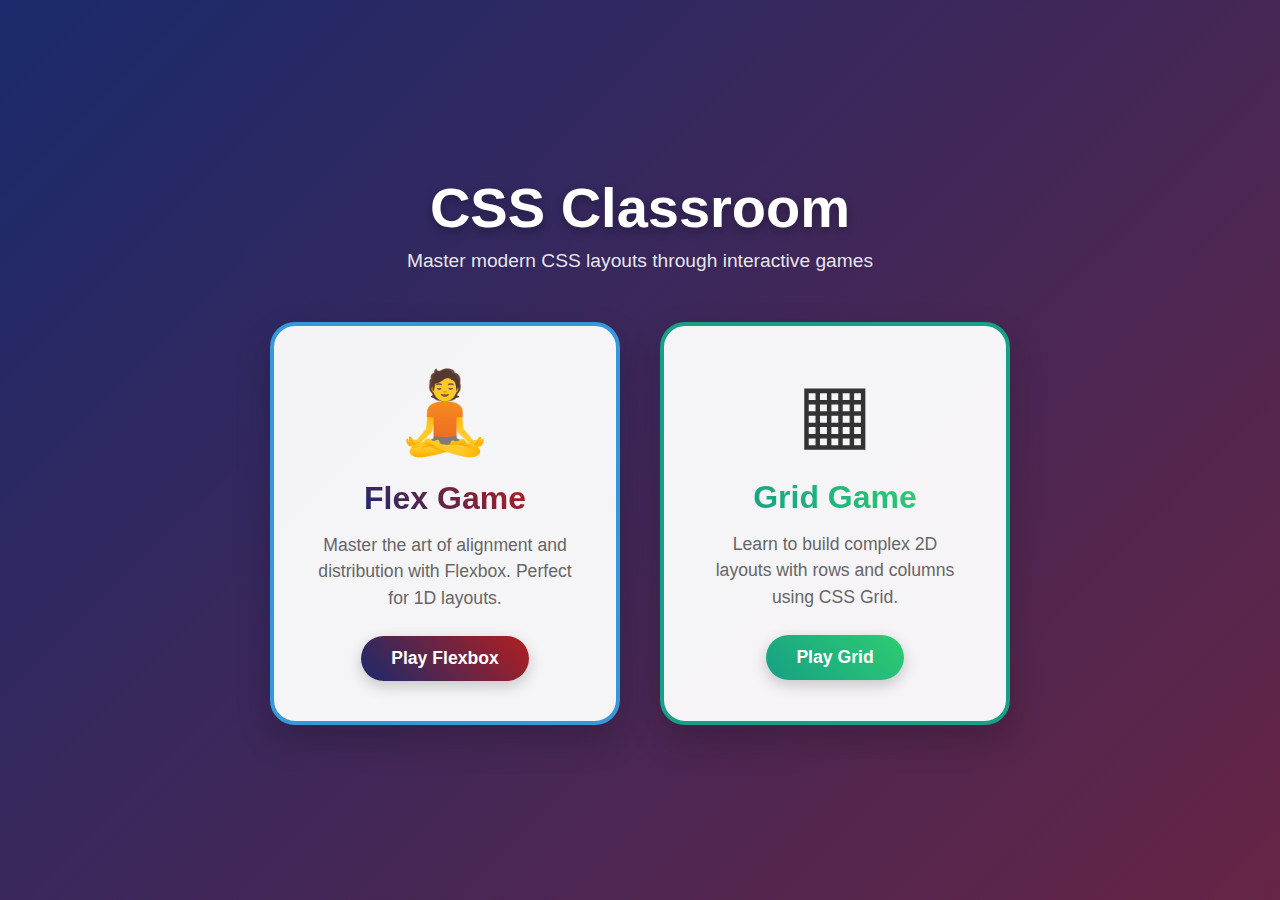
<file: index.html>
<!DOCTYPE html>
<html lang="en">
  <head>
    <meta charset="UTF-8" />
    <meta
      name="viewport"
      content="width=device-width, initial-scale=1.0, maximum-scale=5.0, user-scalable=yes"
    />
    <meta
      name="description"
      content="Learn CSS Flexbox and Grid with interactive games"
    />
    <meta name="theme-color" content="#1a2a6c" />
    <title>CSS Classroom - Learn Flexbox & Grid</title>
    <style>
      * {
        margin: 0;
        padding: 0;
        box-sizing: border-box;
      }

      body {
        font-family: "Segoe UI", Tahoma, Geneva, Verdana, sans-serif;
        background: linear-gradient(135deg, #1a2a6c, #b21f1f, #1a2a6c);
        min-height: 100vh;
        color: #333;
        background-size: 400% 400%;
        animation: gradientBG 15s ease infinite;
        display: flex;
        align-items: center;
        justify-content: center;
      }

      @keyframes gradientBG {
        0% {
          background-position: 0% 50%;
        }
        50% {
          background-position: 100% 50%;
        }
        100% {
          background-position: 0% 50%;
        }
      }

      .container {
        max-width: 1000px;
        width: 90%;
        text-align: center;
      }

      .main-title {
        font-size: 3.5em;
        color: white;
        margin-bottom: 10px;
        text-shadow: 0 4px 10px rgba(0, 0, 0, 0.3);
        font-weight: 800;
      }

      .subtitle {
        font-size: 1.2em;
        color: rgba(255, 255, 255, 0.9);
        margin-bottom: 50px;
      }

      .cards-container {
        display: flex;
        justify-content: center;
        gap: 40px;
        flex-wrap: wrap;
      }

      .game-card {
        background: rgba(255, 255, 255, 0.95);
        border-radius: 25px;
        padding: 40px;
        width: 350px;
        text-decoration: none;
        color: #333;
        transition: all 0.4s cubic-bezier(0.175, 0.885, 0.32, 1.275);
        box-shadow: 0 15px 35px rgba(0, 0, 0, 0.2);
        display: flex;
        flex-direction: column;
        align-items: center;
        border: 4px solid transparent;
        position: relative;
        overflow: hidden;
      }

      .game-card:hover {
        transform: translateY(-10px) scale(1.02);
        box-shadow: 0 25px 50px rgba(0, 0, 0, 0.3);
      }

      .card-icon {
        font-size: 5em;
        margin-bottom: 20px;
        transition: transform 0.4s ease;
      }

      .game-card:hover .card-icon {
        transform: scale(1.2) rotate(10deg);
      }

      .card-title {
        font-size: 2em;
        font-weight: 800;
        margin-bottom: 15px;
        background-clip: text;
        -webkit-background-clip: text;
        -webkit-text-fill-color: transparent;
      }

      .card-desc {
        font-size: 1.1em;
        color: #666;
        line-height: 1.5;
        margin-bottom: 25px;
      }

      .play-btn {
        padding: 12px 30px;
        border-radius: 50px;
        font-weight: bold;
        font-size: 1.1em;
        color: white;
        transition: all 0.3s ease;
        box-shadow: 0 5px 15px rgba(0, 0, 0, 0.2);
      }

      /* Flex Card Styles */
      .card-flex {
        border-color: #3498db;
      }

      .card-flex .card-title {
        background-image: linear-gradient(45deg, #1a2a6c, #b21f1f);
      }

      .card-flex .play-btn {
        background: linear-gradient(45deg, #1a2a6c, #b21f1f);
      }

      .card-flex:hover .play-btn {
        box-shadow: 0 8px 25px rgba(26, 42, 108, 0.4);
      }

      /* Grid Card Styles */
      .card-grid {
        border-color: #16a085;
      }

      .card-grid .card-title {
        background-image: linear-gradient(45deg, #16a085, #2ecc71);
      }

      .card-grid .play-btn {
        background: linear-gradient(45deg, #16a085, #2ecc71);
      }

      .card-grid:hover .play-btn {
        box-shadow: 0 8px 25px rgba(22, 160, 133, 0.4);
      }

      @media (max-width: 768px) {
        .main-title {
          font-size: 2.5em;
        }
        .game-card {
          width: 100%;
          max-width: 350px;
        }
      }
    </style>
  </head>
  <body>
    <div class="container">
      <h1 class="main-title">CSS Classroom</h1>
      <p class="subtitle">Master modern CSS layouts through interactive games</p>

      <div class="cards-container">
        <a href="flex.html" class="game-card card-flex">
          <div class="card-icon">🧘</div>
          <h2 class="card-title">Flex Game</h2>
          <p class="card-desc">
            Master the art of alignment and distribution with Flexbox.
            Perfect for 1D layouts.
          </p>
          <span class="play-btn">Play Flexbox</span>
        </a>

        <a href="grid.html" class="game-card card-grid">
          <div class="card-icon">▦</div>
          <h2 class="card-title">Grid Game</h2>
          <p class="card-desc">
            Learn to build complex 2D layouts with rows and columns using CSS Grid.
          </p>
          <span class="play-btn">Play Grid</span>
        </a>
      </div>
    </div>
  </body>
</html>
</file>
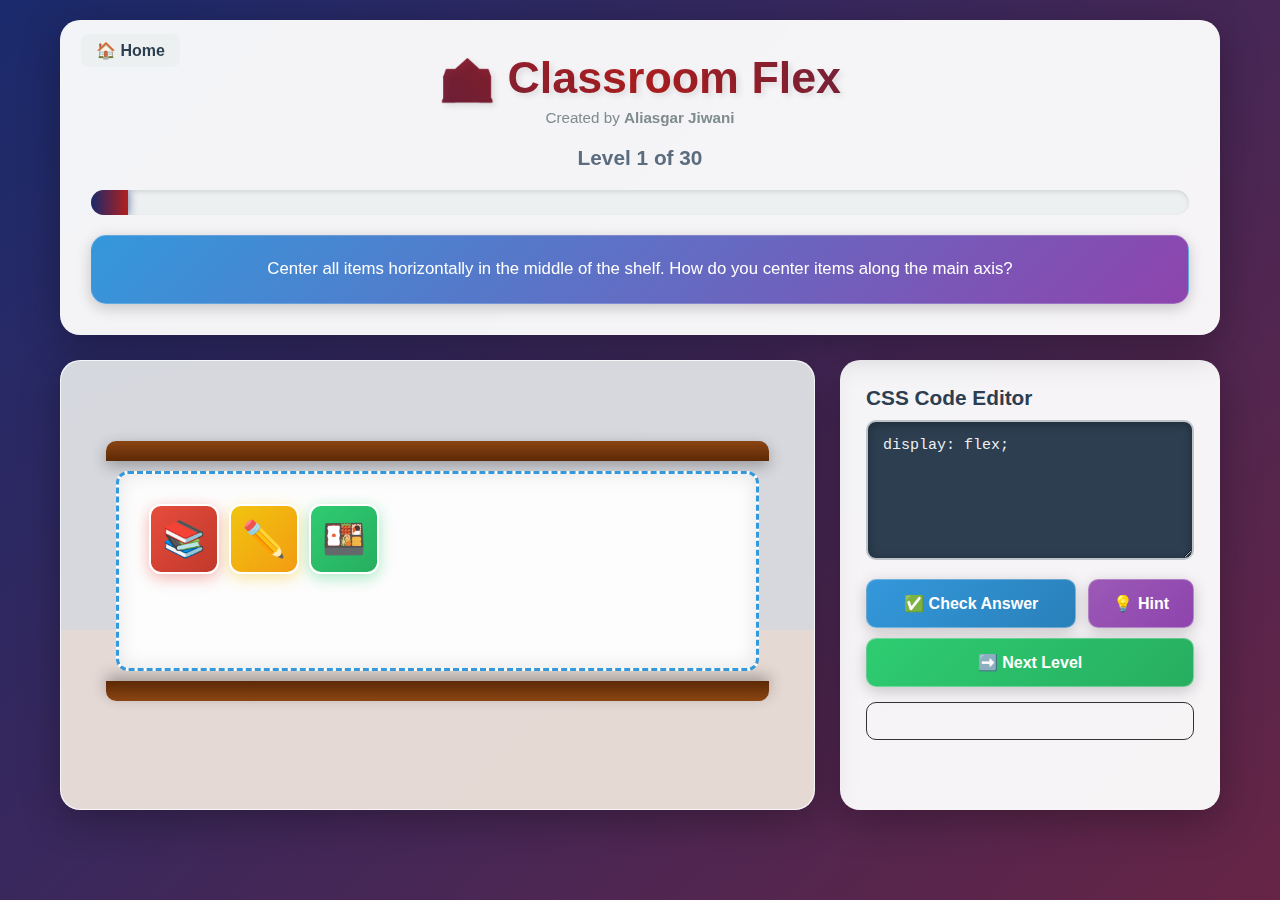
<file: flex.html>
<!DOCTYPE html>
<html lang="en">
  <head>
    <meta charset="UTF-8" />
    <meta
      name="viewport"
      content="width=device-width, initial-scale=1.0, maximum-scale=5.0, user-scalable=yes"
    />
    <meta
      name="description"
      content="Learn CSS Flexbox with this interactive game"
    />
    <meta name="theme-color" content="#1a2a6c" />
    <meta name="mobile-web-app-capable" content="yes" />
    <meta name="apple-mobile-web-app-title" content="Classroom Flex" />
    <title>Classroom Flex - Learn CSS Flexbox</title>
    <link rel="stylesheet" href="flex-style.css" />
    <link
      rel="icon"
      type="image/png"
      sizes="32x32"
      href="[data-uri]"
    />
  </head>
  <body>
    <div class="game-container">
      <div class="header">
        <div class="nav-back">
            <a href="index.html" class="btn-back">🏠 Home</a>
        </div>
        <h1 class="game-title">🏫 Classroom Flex</h1>
        <p class="creator">Created by <strong>Aliasgar Jiwani</strong></p>
        <div class="level-info">
          Level <span id="current-level">1</span> of
          <span id="total-levels">30</span>
        </div>
        <div class="progress-bar">
          <div class="progress-fill" id="progress-fill"></div>
        </div>
        <div class="instruction" id="instruction">
          Center the items in the shelf
        </div>
      </div>

      <div class="main-content">
        <div class="classroom-area">
          <div class="classroom-bg"></div>
          <div class="shelf-container">
            <div class="shelf-top"></div>
            <div class="flex-container" id="flex-container">
              <div class="school-item book" title="Book">📚</div>
              <div class="school-item pencil" title="Pencil">✏️</div>
              <div class="school-item lunchbox" title="Lunchbox">🍱</div>
            </div>
            <div class="shelf-bottom"></div>
          </div>
        </div>

        <div class="control-panel">
          <h3>CSS Code Editor</h3>
          <textarea
            class="code-editor"
            id="code-editor"
            placeholder="display: flex;&#10;/* Add your CSS properties here */"
          >
display: flex;</textarea
          >

          <div class="buttons">
            <button class="btn btn-check" id="check-btn">
              ✅ Check Answer
            </button>
            <button class="btn btn-hint" id="hint-btn">💡 Hint</button>
          </div>

          <div class="buttons" style="margin-top: 10px">
            <button class="btn btn-prev" id="prev-btn" style="display: none">
              ⬅️ Previous Level
            </button>
            <button class="btn btn-next" id="next-btn" style="display: none">
              ➡️ Next Level
            </button>
          </div>

          <div class="feedback" id="feedback"></div>
        </div>
      </div>
    </div>

    <script src="flex-script.js"></script>
  </body>
</html>
</file>
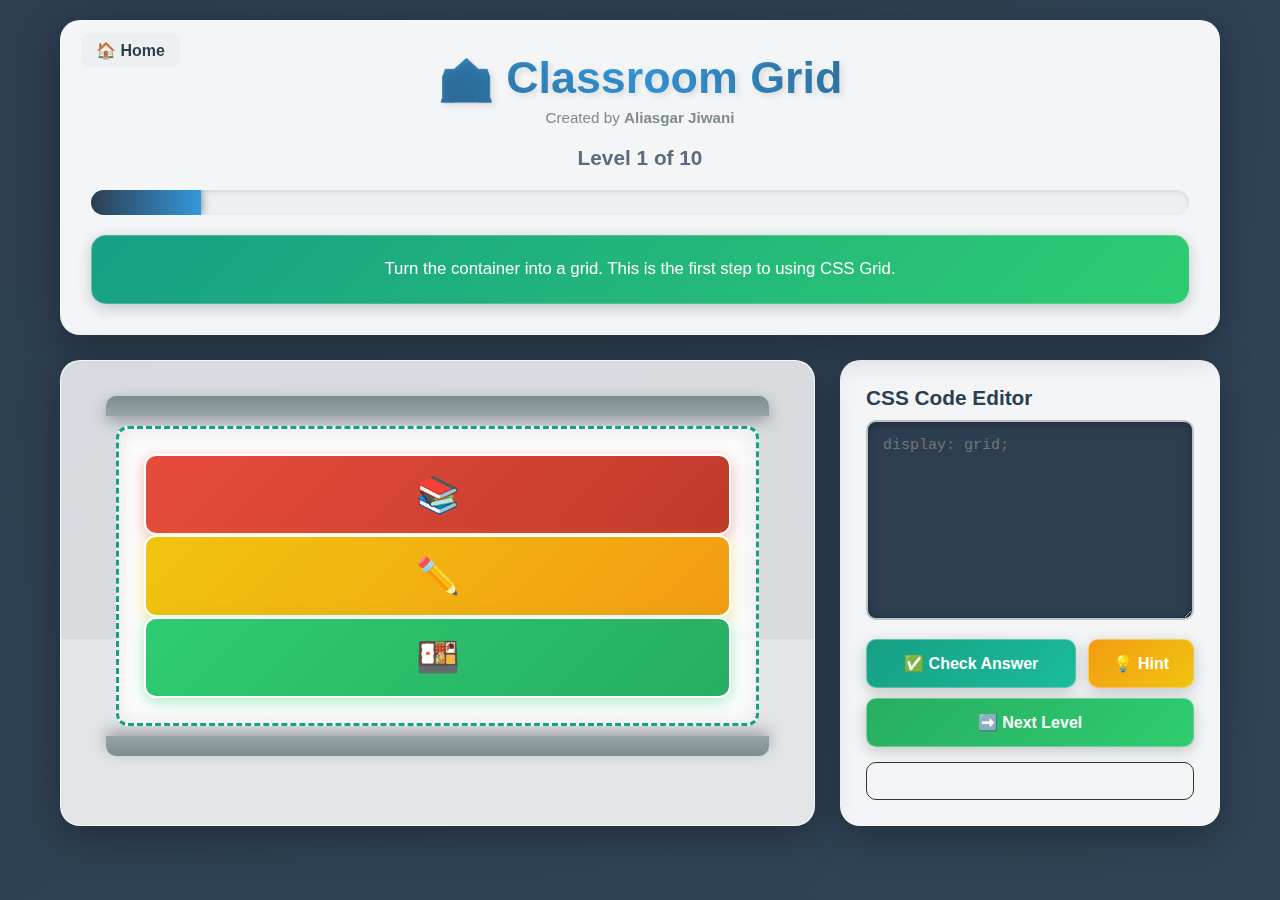
<file: grid.html>
<!DOCTYPE html>
<html lang="en">
  <head>
    <meta charset="UTF-8" />
    <meta
      name="viewport"
      content="width=device-width, initial-scale=1.0, maximum-scale=5.0, user-scalable=yes"
    />
    <meta
      name="description"
      content="Learn CSS Grid with this interactive game"
    />
    <meta name="theme-color" content="#2c3e50" />
    <meta name="mobile-web-app-capable" content="yes" />
    <meta name="apple-mobile-web-app-title" content="Classroom Grid" />
    <title>Classroom Grid - Learn CSS Grid</title>
    <link rel="stylesheet" href="grid-style.css" />
    <link
      rel="icon"
      type="image/png"
      sizes="32x32"
      href="[data-uri]"
    />
  </head>
  <body>
    <div class="game-container">
      <div class="header">
        <div class="nav-back">
            <a href="index.html" class="btn-back">🏠 Home</a>
        </div>
        <h1 class="game-title">🏫 Classroom Grid</h1>
        <p class="creator">Created by <strong>Aliasgar Jiwani</strong></p>
        <div class="level-info">
          Level <span id="current-level">1</span> of
          <span id="total-levels">10</span>
        </div>
        <div class="progress-bar">
          <div class="progress-fill" id="progress-fill"></div>
        </div>
        <div class="instruction" id="instruction">
          Turn the container into a grid.
        </div>
      </div>

      <div class="main-content">
        <div class="classroom-area">
          <div class="classroom-bg"></div>
          <div class="shelf-container">
            <div class="shelf-top"></div>
            <div class="grid-container" id="grid-container">
              <!-- Items will be injected here -->
            </div>
            <div class="shelf-bottom"></div>
          </div>
        </div>

        <div class="control-panel">
          <h3>CSS Code Editor</h3>
          <textarea
            class="code-editor"
            id="code-editor"
            placeholder="display: grid;"
          ></textarea>

          <div class="buttons">
            <button class="btn btn-check" id="check-btn">
              ✅ Check Answer
            </button>
            <button class="btn btn-hint" id="hint-btn">💡 Hint</button>
          </div>

          <div class="buttons" style="margin-top: 10px">
            <button class="btn btn-prev" id="prev-btn" style="display: none">
              ⬅️ Previous Level
            </button>
            <button class="btn btn-next" id="next-btn" style="display: none">
              ➡️ Next Level
            </button>
          </div>

          <div class="feedback" id="feedback"></div>
        </div>
      </div>
    </div>

    <script src="grid-script.js"></script>
  </body>
</html>
</file>
<file: flex-style.css>
* {
  margin: 0;
  padding: 0;
  box-sizing: border-box;
}

body {
  font-family: "Segoe UI", Tahoma, Geneva, Verdana, sans-serif;
  background: linear-gradient(135deg, #1a2a6c, #b21f1f, #1a2a6c);
  min-height: 100vh;
  color: #333;
  background-size: 400% 400%;
  animation: gradientBG 15s ease infinite;
}

@keyframes gradientBG {
  0% {
    background-position: 0% 50%;
  }
  50% {
    background-position: 100% 50%;
  }
  100% {
    background-position: 0% 50%;
  }
}

.game-container {
  max-width: 1200px;
  margin: 0 auto;
  padding: 20px;
  width: 100%;
}

.header {
  text-align: center;
  background: rgba(255, 255, 255, 0.95);
  padding: 30px;
  border-radius: 20px;
  margin-bottom: 25px;
  box-shadow: 0 10px 40px rgba(0, 0, 0, 0.3);
  backdrop-filter: blur(10px);
  border: 1px solid rgba(255, 255, 255, 0.2);
  width: 100%;
  position: relative;
}

.nav-back {
    position: absolute;
    top: 20px;
    left: 20px;
}

.btn-back {
    text-decoration: none;
    color: #2c3e50;
    font-weight: bold;
    padding: 8px 15px;
    border-radius: 8px;
    background: #ecf0f1;
    transition: all 0.3s ease;
}

.btn-back:hover {
    background: #bdc3c7;
    transform: translateY(-2px);
}

.game-title {
  font-size: 2.8em;
  color: #2c3e50;
  margin-bottom: 10px;
  text-shadow: 3px 3px 6px rgba(0, 0, 0, 0.1);
  font-weight: 800;
  background: linear-gradient(45deg, #1a2a6c, #b21f1f, #1a2a6c);
  -webkit-background-clip: text;
  -webkit-text-fill-color: transparent;
  background-clip: text;
}

.creator {
  font-size: 0.95em;
  color: #7f8c8d;
  margin: -5px 0 20px 0;
  font-weight: 500;
}

.level-info {
  font-size: 1.3em;
  color: #5a6c7d;
  margin-bottom: 20px;
  font-weight: 600;
}

.progress-bar {
  width: 100%;
  height: 25px;
  background: #ecf0f1;
  border-radius: 15px;
  overflow: hidden;
  margin-bottom: 20px;
  box-shadow: inset 0 2px 4px rgba(0, 0, 0, 0.1);
}

.progress-fill {
  height: 100%;
  background: linear-gradient(90deg, #1a2a6c, #b21f1f);
  transition: width 0.6s cubic-bezier(0.4, 0, 0.2, 1);
  box-shadow: 0 0 10px rgba(26, 42, 108, 0.7);
}

.instruction {
  background: linear-gradient(135deg, #3498db, #8e44ad);
  color: white;
  padding: 20px;
  border-radius: 15px;
  font-size: 1.05em;
  line-height: 1.6;
  box-shadow: 0 4px 15px rgba(0, 0, 0, 0.2);
  border: 1px solid rgba(255, 255, 255, 0.2);
}

.instruction strong {
  font-size: 1.15em;
  display: block;
  margin-bottom: 8px;
}

.main-content {
  display: grid;
  grid-template-columns: 1fr 380px;
  gap: 25px;
  margin-bottom: 20px;
}

.classroom-area {
  background: rgba(255, 255, 255, 0.95);
  border-radius: 20px;
  padding: 35px;
  box-shadow: 0 10px 40px rgba(0, 0, 0, 0.3);
  position: relative;
  min-height: 450px;
  border: 1px solid rgba(255, 255, 255, 0.2);
  width: 100%;
}

.classroom-bg {
  position: absolute;
  top: 0;
  left: 0;
  right: 0;
  bottom: 0;
  background: linear-gradient(
    to bottom,
    #2c3e50 0%,
    #2c3e50 60%,
    #8b4513 60%,
    #8b4513 100%
  );
  border-radius: 20px;
  opacity: 0.15;
}

.shelf-container {
  position: relative;
  width: 100%;
  min-height: 350px;
  display: flex;
  flex-direction: column;
  justify-content: center;
}

.shelf-top {
  height: 20px;
  background: linear-gradient(to bottom, #8b4513, #5d2906);
  border-radius: 10px 10px 0 0;
  box-shadow: 0 5px 15px rgba(0, 0, 0, 0.3);
  margin: 0 10px;
}

.shelf-bottom {
  height: 20px;
  background: linear-gradient(to top, #8b4513, #5d2906);
  border-radius: 0 0 10px 10px;
  box-shadow: 0 -5px 15px rgba(0, 0, 0, 0.3);
  margin: 0 10px;
}

.flex-container {
  position: relative;
  z-index: 2;
  background: rgba(255, 255, 255, 0.95);
  border: 3px dashed #3498db;
  border-radius: 12px;
  min-height: 200px;
  padding: 25px;
  display: flex;
  transition: all 0.3s ease;
  box-shadow: inset 0 0 20px rgba(0, 0, 0, 0.1);
  margin: 10px 20px;
}

.school-item {
  width: 70px;
  height: 70px;
  margin: 5px;
  border-radius: 12px;
  display: flex;
  align-items: center;
  justify-content: center;
  font-size: 2.2em;
  transition: all 0.3s ease;
  box-shadow: 0 4px 15px rgba(0, 0, 0, 0.2);
  cursor: default;
  border: 2px solid white;
}

.school-item:hover {
  transform: scale(1.1) rotate(5deg);
  box-shadow: 0 6px 20px rgba(0, 0, 0, 0.3);
}

.book {
  background: linear-gradient(135deg, #e74c3c, #c0392b);
  box-shadow: 0 4px 15px rgba(231, 76, 60, 0.4);
}
.pencil {
  background: linear-gradient(135deg, #f1c40f, #f39c12);
  box-shadow: 0 4px 15px rgba(241, 196, 15, 0.4);
}
.lunchbox {
  background: linear-gradient(135deg, #2ecc71, #27ae60);
  box-shadow: 0 4px 15px rgba(46, 204, 113, 0.4);
}
.bag {
  background: linear-gradient(135deg, #9b59b6, #8e44ad);
  box-shadow: 0 4px 15px rgba(155, 89, 182, 0.4);
}
.crayon {
  background: linear-gradient(135deg, #f1c40f, #e67e22);
  box-shadow: 0 4px 15px rgba(241, 196, 15, 0.4);
}
.notebook {
  background: linear-gradient(135deg, #3498db, #2980b9);
  box-shadow: 0 4px 15px rgba(52, 152, 219, 0.4);
}
.photo {
  background: linear-gradient(135deg, #1abc9c, #16a085);
  box-shadow: 0 4px 15px rgba(26, 188, 156, 0.4);
}

.control-panel {
  background: rgba(255, 255, 255, 0.95);
  border-radius: 20px;
  padding: 25px;
  box-shadow: 0 10px 40px rgba(0, 0, 0, 0.3);
  border: 1px solid rgba(255, 255, 255, 0.2);
  width: 100%;
}

.control-panel h3 {
  color: #2c3e50;
  margin-bottom: 10px;
  font-size: 1.3em;
}

.control-panel > p {
  color: #7f8c8d;
  margin-bottom: 15px;
  font-size: 0.95em;
}

.code-editor {
  width: 100%;
  height: 140px;
  padding: 15px;
  border: 2px solid #bdc3c7;
  border-radius: 10px;
  font-family: "Courier New", monospace;
  font-size: 15px;
  resize: vertical;
  background: #2c3e50;
  color: #ecf0f1;
  transition: border-color 0.3s ease;
  box-shadow: inset 0 2px 10px rgba(0, 0, 0, 0.3);
}

.code-editor:focus {
  outline: none;
  border-color: #3498db;
  box-shadow: 0 0 0 3px rgba(52, 152, 219, 0.3);
}

.buttons {
  display: flex;
  gap: 12px;
  margin-top: 15px;
  flex-wrap: wrap;
}

.btn {
  padding: 14px 24px;
  border: none;
  border-radius: 10px;
  font-size: 16px;
  font-weight: 600;
  cursor: pointer;
  transition: all 0.3s ease;
  font-family: inherit;
  box-shadow: 0 4px 15px rgba(0, 0, 0, 0.2);
  border: 1px solid rgba(255, 255, 255, 0.3);
  min-height: 48px; /* Minimum touch target size for accessibility */
}

.btn-check {
  background: linear-gradient(135deg, #3498db, #2980b9);
  color: white;
  flex: 1;
}

.btn-hint {
  background: linear-gradient(135deg, #9b59b6, #8e44ad);
  color: white;
}

.btn-next {
  background: linear-gradient(135deg, #2ecc71, #27ae60);
  color: white;
  flex: 1;
}

.btn-prev {
  background: linear-gradient(135deg, #f39c12, #d35400);
  color: white;
  flex: 1;
}

.btn:hover {
  transform: translateY(-3px);
  box-shadow: 0 6px 20px rgba(0, 0, 0, 0.3);
}

.btn:active {
  transform: translateY(-1px);
}

.feedback {
  margin-top: 15px;
  padding: 18px;
  border-radius: 10px;
  font-weight: 600;
  text-align: center;
  transition: all 0.3s ease;
  font-size: 1.05em;
  border: 1px solid;
}

.feedback.success {
  background: linear-gradient(135deg, #d5edda, #c3e6cb);
  color: #155724;
  border-color: #c3e6cb;
}

.feedback.error {
  background: linear-gradient(135deg, #f8d7da, #f5c6cb);
  color: #721c24;
  border-color: #f5c6cb;
}

.confetti {
  position: fixed;
  top: 0;
  left: 0;
  width: 100%;
  height: 100%;
  pointer-events: none;
  z-index: 1000;
}

.confetti-piece {
  position: absolute;
  width: 10px;
  height: 10px;
  background: #f39c12;
  animation: confetti-fall 3s ease-out forwards;
}

@keyframes confetti-fall {
  0% {
    transform: translateY(-100vh) rotateZ(0deg);
    opacity: 1;
  }
  100% {
    transform: translateY(100vh) rotateZ(720deg);
    opacity: 0;
  }
}

.completion-modal {
  position: fixed;
  top: 0;
  left: 0;
  width: 100%;
  height: 100%;
  background: rgba(0, 0, 0, 0.85);
  display: flex;
  align-items: center;
  justify-content: center;
  z-index: 2000;
  animation: fadeIn 0.3s ease;
}

@keyframes fadeIn {
  from {
    opacity: 0;
  }
  to {
    opacity: 1;
  }
}

.modal-content {
  background: white;
  padding: 50px;
  border-radius: 25px;
  text-align: center;
  max-width: 550px;
  width: 90%;
  animation: slideUp 0.5s ease;
  box-shadow: 0 20px 50px rgba(0, 0, 0, 0.5);
  border: 2px solid #3498db;
}

@keyframes slideUp {
  from {
    transform: translateY(50px);
    opacity: 0;
  }
  to {
    transform: translateY(0);
    opacity: 1;
  }
}

.modal-content h2 {
  color: #2c3e50;
  font-size: 2.5em;
  margin-bottom: 25px;
  background: linear-gradient(45deg, #3498db, #9b59b6);
  -webkit-background-clip: text;
  -webkit-text-fill-color: transparent;
  background-clip: text;
}

.modal-content p {
  color: #7f8c8d;
  font-size: 1.3em;
  line-height: 1.8;
  margin-bottom: 15px;
}

@media (max-width: 768px) {
  .main-content {
    grid-template-columns: 1fr;
  }

  .game-title {
    font-size: 2.2em;
  }

  .school-item {
    width: 55px;
    height: 55px;
    font-size: 1.8em;
  }

  .header {
    padding: 20px;
  }

  .classroom-area {
    padding: 20px;
  }

  .control-panel {
    padding: 20px;
  }

  .code-editor {
    height: 120px;
  }

  .btn {
    padding: 12px 20px;
    font-size: 15px;
  }
}

/* Tablet landscape and smaller */
@media (max-width: 1024px) {
  .game-container {
    padding: 15px;
  }

  .header {
    padding: 25px;
  }

  .game-title {
    font-size: 2.5em;
  }

  .main-content {
    gap: 20px;
  }

  .classroom-area {
    padding: 30px;
  }

  .control-panel {
    padding: 22px;
  }
}

/* Tablet portrait mode */
@media (max-width: 768px) and (orientation: portrait) {
  .main-content {
    grid-template-columns: 1fr;
  }

  .game-title {
    font-size: 2.2em;
  }

  .school-item {
    width: 55px;
    height: 55px;
    font-size: 1.8em;
  }

  .header {
    padding: 20px;
  }

  .classroom-area {
    padding: 20px;
  }

  .control-panel {
    padding: 20px;
  }

  .code-editor {
    height: 120px;
  }

  .btn {
    padding: 12px 20px;
    font-size: 15px;
  }
}

/* Mobile devices */
@media (max-width: 480px) {
  .game-container {
    padding: 10px;
  }

  .header {
    padding: 15px;
  }

  .game-title {
    font-size: 1.8em;
  }

  .creator {
    font-size: 0.85em;
  }

  .level-info {
    font-size: 1.1em;
  }

  .progress-bar {
    height: 20px;
  }

  .instruction {
    padding: 15px;
    font-size: 0.95em;
  }

  .main-content {
    gap: 15px;
  }

  .classroom-area {
    padding: 15px;
    min-height: 350px;
  }

  .flex-container {
    min-height: 180px;
    padding: 15px;
    margin: 10px;
  }

  .school-item {
    width: 50px;
    height: 50px;
    font-size: 1.6em;
    margin: 3px;
  }

  .control-panel {
    padding: 15px;
  }

  .control-panel h3 {
    font-size: 1.2em;
  }

  .code-editor {
    height: 100px;
    padding: 12px;
    font-size: 14px;
  }

  .buttons {
    flex-direction: column;
  }

  .btn {
    width: 100%;
    padding: 12px;
    font-size: 16px;
    margin-bottom: 8px;
  }

  .modal-content {
    padding: 30px 20px;
    width: 95%;
  }

  .modal-content h2 {
    font-size: 2em;
  }

  .modal-content p {
    font-size: 1.1em;
  }
}

/* Large desktops */
@media (min-width: 1400px) {
  .game-container {
    max-width: 1400px;
  }

  .game-title {
    font-size: 3.2em;
  }

  .school-item {
    width: 80px;
    height: 80px;
    font-size: 2.5em;
  }

  .flex-container {
    min-height: 250px;
  }
}

/* Very small mobile devices */
@media (max-width: 360px) {
  .game-title {
    font-size: 1.6em;
  }

  .school-item {
    width: 45px;
    height: 45px;
    font-size: 1.4em;
  }

  .flex-container {
    min-height: 160px;
    padding: 10px;
  }

  .btn {
    padding: 10px;
    font-size: 14px;
  }
}

/* Landscape mobile devices */
@media (max-width: 768px) and (orientation: landscape) {
  .main-content {
    grid-template-columns: 1fr;
  }

  .classroom-area {
    min-height: 300px;
  }

  .flex-container {
    min-height: 150px;
    padding: 20px;
  }

  .school-item {
    width: 45px;
    height: 45px;
    font-size: 1.5em;
  }

  .code-editor {
    height: 80px;
  }
}

/* High-resolution displays */
@media (-webkit-min-device-pixel-ratio: 2), (min-resolution: 192dpi) {
  .school-item {
    border: 2px solid white;
  }

  .shelf-top,
  .shelf-bottom {
    box-shadow: 0 3px 10px rgba(0, 0, 0, 0.3);
  }

  .btn {
    box-shadow: 0 3px 10px rgba(0, 0, 0, 0.2);
  }
}

/* Print styles */
@media print {
  body {
    background: white;
    animation: none;
  }

  .game-container {
    box-shadow: none;
    border: 1px solid black;
  }

  .header,
  .classroom-area,
  .control-panel {
    background: white;
    box-shadow: none;
    border: 1px solid black;
  }

  .btn {
    background: white;
    border: 1px solid black;
    box-shadow: none;
    color: black;
  }

  .code-editor {
    background: white;
    color: black;
    border: 1px solid black;
  }

  .school-item {
    border: 1px solid black;
  }

  .flex-container {
    border: 2px dashed black;
  }
}
</file>
<file: grid-style.css>
/* Inherit most styles from flex-style.css but since we want them separate, I'll include the full CSS here with modifications for Grid */

* {
  margin: 0;
  padding: 0;
  box-sizing: border-box;
}

body {
  font-family: "Segoe UI", Tahoma, Geneva, Verdana, sans-serif;
  background: linear-gradient(135deg, #2c3e50, #34495e, #2c3e50); /* Darker theme for Grid */
  min-height: 100vh;
  color: #333;
  background-size: 400% 400%;
  animation: gradientBG 15s ease infinite;
}

@keyframes gradientBG {
  0% {
    background-position: 0% 50%;
  }
  50% {
    background-position: 100% 50%;
  }
  100% {
    background-position: 0% 50%;
  }
}

.game-container {
  max-width: 1200px;
  margin: 0 auto;
  padding: 20px;
  width: 100%;
}

.header {
  text-align: center;
  background: rgba(255, 255, 255, 0.95);
  padding: 30px;
  border-radius: 20px;
  margin-bottom: 25px;
  box-shadow: 0 10px 40px rgba(0, 0, 0, 0.3);
  backdrop-filter: blur(10px);
  border: 1px solid rgba(255, 255, 255, 0.2);
  width: 100%;
  position: relative;
}

.nav-back {
    position: absolute;
    top: 20px;
    left: 20px;
}

.btn-back {
    text-decoration: none;
    color: #2c3e50;
    font-weight: bold;
    padding: 8px 15px;
    border-radius: 8px;
    background: #ecf0f1;
    transition: all 0.3s ease;
}

.btn-back:hover {
    background: #bdc3c7;
    transform: translateY(-2px);
}

.game-title {
  font-size: 2.8em;
  color: #2c3e50;
  margin-bottom: 10px;
  text-shadow: 3px 3px 6px rgba(0, 0, 0, 0.1);
  font-weight: 800;
  background: linear-gradient(45deg, #2c3e50, #3498db, #2c3e50);
  -webkit-background-clip: text;
  -webkit-text-fill-color: transparent;
  background-clip: text;
}

.creator {
  font-size: 0.95em;
  color: #7f8c8d;
  margin: -5px 0 20px 0;
  font-weight: 500;
}

.level-info {
  font-size: 1.3em;
  color: #5a6c7d;
  margin-bottom: 20px;
  font-weight: 600;
}

.progress-bar {
  width: 100%;
  height: 25px;
  background: #ecf0f1;
  border-radius: 15px;
  overflow: hidden;
  margin-bottom: 20px;
  box-shadow: inset 0 2px 4px rgba(0, 0, 0, 0.1);
}

.progress-fill {
  height: 100%;
  background: linear-gradient(90deg, #2c3e50, #3498db);
  transition: width 0.6s cubic-bezier(0.4, 0, 0.2, 1);
  box-shadow: 0 0 10px rgba(44, 62, 80, 0.7);
}

.instruction {
  background: linear-gradient(135deg, #16a085, #2ecc71);
  color: white;
  padding: 20px;
  border-radius: 15px;
  font-size: 1.05em;
  line-height: 1.6;
  box-shadow: 0 4px 15px rgba(0, 0, 0, 0.2);
  border: 1px solid rgba(255, 255, 255, 0.2);
}

.instruction strong {
  font-size: 1.15em;
  display: block;
  margin-bottom: 8px;
}

.main-content {
  display: grid;
  grid-template-columns: 1fr 380px;
  gap: 25px;
  margin-bottom: 20px;
}

.classroom-area {
  background: rgba(255, 255, 255, 0.95);
  border-radius: 20px;
  padding: 35px;
  box-shadow: 0 10px 40px rgba(0, 0, 0, 0.3);
  position: relative;
  min-height: 450px;
  border: 1px solid rgba(255, 255, 255, 0.2);
  width: 100%;
}

.classroom-bg {
  position: absolute;
  top: 0;
  left: 0;
  right: 0;
  bottom: 0;
  background: linear-gradient(
    to bottom,
    #34495e 0%,
    #34495e 60%,
    #7f8c8d 60%,
    #7f8c8d 100%
  );
  border-radius: 20px;
  opacity: 0.15;
}

.shelf-container {
  position: relative;
  width: 100%;
  min-height: 350px;
  display: flex;
  flex-direction: column;
  justify-content: center;
}

.shelf-top {
  height: 20px;
  background: linear-gradient(to bottom, #7f8c8d, #95a5a6);
  border-radius: 10px 10px 0 0;
  box-shadow: 0 5px 15px rgba(0, 0, 0, 0.3);
  margin: 0 10px;
}

.shelf-bottom {
  height: 20px;
  background: linear-gradient(to top, #7f8c8d, #95a5a6);
  border-radius: 0 0 10px 10px;
  box-shadow: 0 -5px 15px rgba(0, 0, 0, 0.3);
  margin: 0 10px;
}

.grid-container {
  position: relative;
  z-index: 2;
  background: rgba(255, 255, 255, 0.95);
  border: 3px dashed #16a085;
  border-radius: 12px;
  min-height: 300px;
  padding: 25px;
  display: grid; /* Default to grid */
  transition: all 0.3s ease;
  box-shadow: inset 0 0 20px rgba(0, 0, 0, 0.1);
  margin: 10px 20px;
}

.school-item {
  /* width and height removed to allow grid alignment to work (defaults to stretch) */
  min-height: 70px;
  margin: 0; /* Grid handles spacing */
  border-radius: 12px;
  display: flex;
  align-items: center;
  justify-content: center;
  font-size: 2.2em;
  transition: all 0.3s ease;
  box-shadow: 0 4px 15px rgba(0, 0, 0, 0.2);
  cursor: default;
  border: 2px solid white;
}

.school-item:hover {
  transform: scale(1.05);
  box-shadow: 0 6px 20px rgba(0, 0, 0, 0.3);
  z-index: 10;
}

.book {
  background: linear-gradient(135deg, #e74c3c, #c0392b);
  box-shadow: 0 4px 15px rgba(231, 76, 60, 0.4);
}
.pencil {
  background: linear-gradient(135deg, #f1c40f, #f39c12);
  box-shadow: 0 4px 15px rgba(241, 196, 15, 0.4);
}
.lunchbox {
  background: linear-gradient(135deg, #2ecc71, #27ae60);
  box-shadow: 0 4px 15px rgba(46, 204, 113, 0.4);
}
.bag {
  background: linear-gradient(135deg, #9b59b6, #8e44ad);
  box-shadow: 0 4px 15px rgba(155, 89, 182, 0.4);
}
.crayon {
  background: linear-gradient(135deg, #f1c40f, #e67e22);
  box-shadow: 0 4px 15px rgba(241, 196, 15, 0.4);
}
.notebook {
  background: linear-gradient(135deg, #3498db, #2980b9);
  box-shadow: 0 4px 15px rgba(52, 152, 219, 0.4);
}
.photo {
  background: linear-gradient(135deg, #1abc9c, #16a085);
  box-shadow: 0 4px 15px rgba(26, 188, 156, 0.4);
}

.control-panel {
  background: rgba(255, 255, 255, 0.95);
  border-radius: 20px;
  padding: 25px;
  box-shadow: 0 10px 40px rgba(0, 0, 0, 0.3);
  border: 1px solid rgba(255, 255, 255, 0.2);
  width: 100%;
}

.control-panel h3 {
  color: #2c3e50;
  margin-bottom: 10px;
  font-size: 1.3em;
}

.control-panel > p {
  color: #7f8c8d;
  margin-bottom: 15px;
  font-size: 0.95em;
}

.code-editor {
  width: 100%;
  height: 200px;
  padding: 15px;
  border: 2px solid #bdc3c7;
  border-radius: 10px;
  font-family: "Courier New", monospace;
  font-size: 15px;
  resize: vertical;
  background: #2c3e50;
  color: #ecf0f1;
  transition: border-color 0.3s ease;
  box-shadow: inset 0 2px 10px rgba(0, 0, 0, 0.3);
}

.code-editor:focus {
  outline: none;
  border-color: #16a085;
  box-shadow: 0 0 0 3px rgba(22, 160, 133, 0.3);
}

.buttons {
  display: flex;
  gap: 12px;
  margin-top: 15px;
  flex-wrap: wrap;
}

.btn {
  padding: 14px 24px;
  border: none;
  border-radius: 10px;
  font-size: 16px;
  font-weight: 600;
  cursor: pointer;
  transition: all 0.3s ease;
  font-family: inherit;
  box-shadow: 0 4px 15px rgba(0, 0, 0, 0.2);
  border: 1px solid rgba(255, 255, 255, 0.3);
  min-height: 48px;
}

.btn-check {
  background: linear-gradient(135deg, #16a085, #1abc9c);
  color: white;
  flex: 1;
}

.btn-hint {
  background: linear-gradient(135deg, #f39c12, #f1c40f);
  color: white;
}

.btn-next {
  background: linear-gradient(135deg, #27ae60, #2ecc71);
  color: white;
  flex: 1;
}

.btn-prev {
  background: linear-gradient(135deg, #d35400, #e67e22);
  color: white;
  flex: 1;
}

.btn:hover {
  transform: translateY(-3px);
  box-shadow: 0 6px 20px rgba(0, 0, 0, 0.3);
}

.btn:active {
  transform: translateY(-1px);
}

.feedback {
  margin-top: 15px;
  padding: 18px;
  border-radius: 10px;
  font-weight: 600;
  text-align: center;
  transition: all 0.3s ease;
  font-size: 1.05em;
  border: 1px solid;
}

.feedback.success {
  background: linear-gradient(135deg, #d5edda, #c3e6cb);
  color: #155724;
  border-color: #c3e6cb;
}

.feedback.error {
  background: linear-gradient(135deg, #f8d7da, #f5c6cb);
  color: #721c24;
  border-color: #f5c6cb;
}

.confetti {
  position: fixed;
  top: 0;
  left: 0;
  width: 100%;
  height: 100%;
  pointer-events: none;
  z-index: 1000;
}

.confetti-piece {
  position: absolute;
  width: 10px;
  height: 10px;
  background: #f39c12;
  animation: confetti-fall 3s ease-out forwards;
}

@keyframes confetti-fall {
  0% {
    transform: translateY(-100vh) rotateZ(0deg);
    opacity: 1;
  }
  100% {
    transform: translateY(100vh) rotateZ(720deg);
    opacity: 0;
  }
}

.completion-modal {
  position: fixed;
  top: 0;
  left: 0;
  width: 100%;
  height: 100%;
  background: rgba(0, 0, 0, 0.85);
  display: flex;
  align-items: center;
  justify-content: center;
  z-index: 2000;
  animation: fadeIn 0.3s ease;
}

@keyframes fadeIn {
  from {
    opacity: 0;
  }
  to {
    opacity: 1;
  }
}

.modal-content {
  background: white;
  padding: 50px;
  border-radius: 25px;
  text-align: center;
  max-width: 550px;
  width: 90%;
  animation: slideUp 0.5s ease;
  box-shadow: 0 20px 50px rgba(0, 0, 0, 0.5);
  border: 2px solid #16a085;
}

@keyframes slideUp {
  from {
    transform: translateY(50px);
    opacity: 0;
  }
  to {
    transform: translateY(0);
    opacity: 1;
  }
}

.modal-content h2 {
  color: #2c3e50;
  font-size: 2.5em;
  margin-bottom: 25px;
  background: linear-gradient(45deg, #16a085, #2ecc71);
  -webkit-background-clip: text;
  -webkit-text-fill-color: transparent;
  background-clip: text;
}

.modal-content p {
  color: #7f8c8d;
  font-size: 1.3em;
  line-height: 1.8;
  margin-bottom: 15px;
}

/* Responsive styles similar to flex-style.css */
@media (max-width: 768px) {
  .main-content {
    grid-template-columns: 1fr;
  }
  .game-title { font-size: 2.2em; }
  .school-item { min-height: 55px; font-size: 1.8em; }
  .header, .classroom-area, .control-panel { padding: 20px; }
  .code-editor { height: 120px; }
  .btn { padding: 12px 20px; font-size: 15px; }
}
</file>
